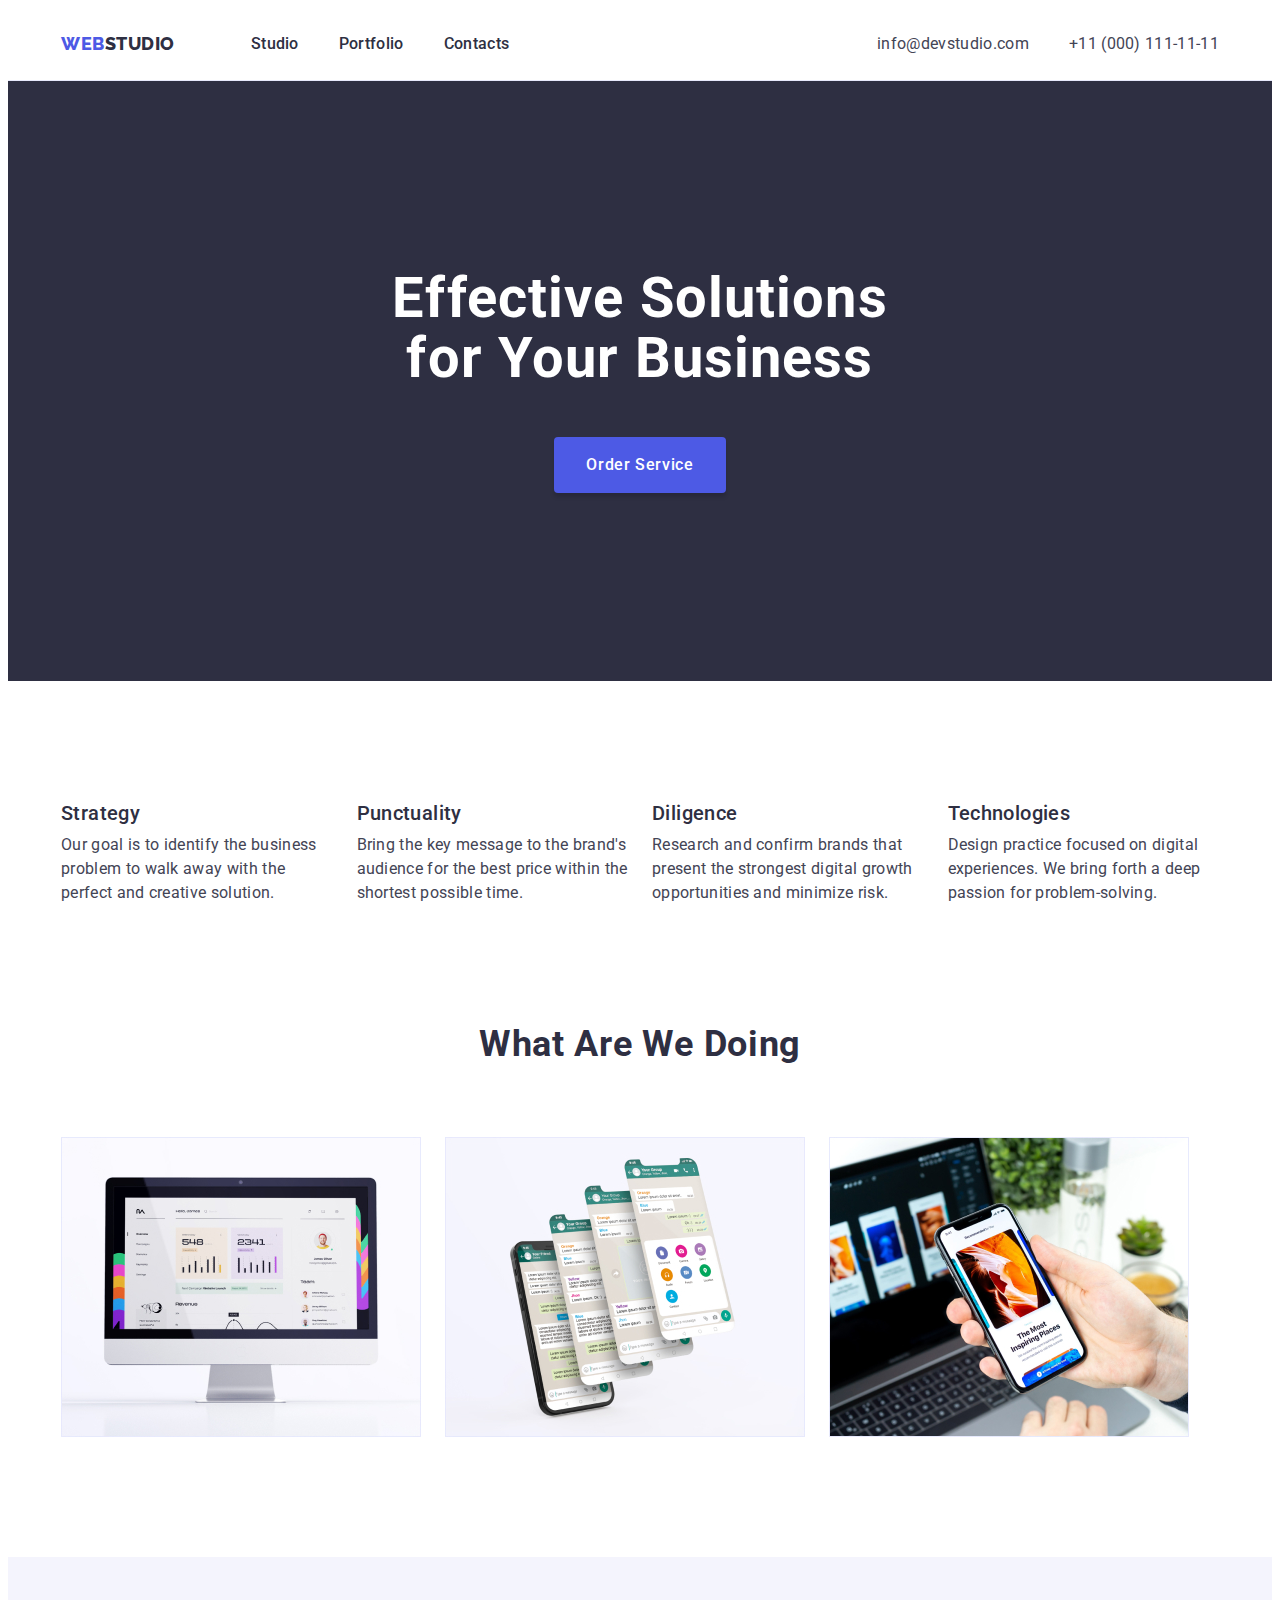
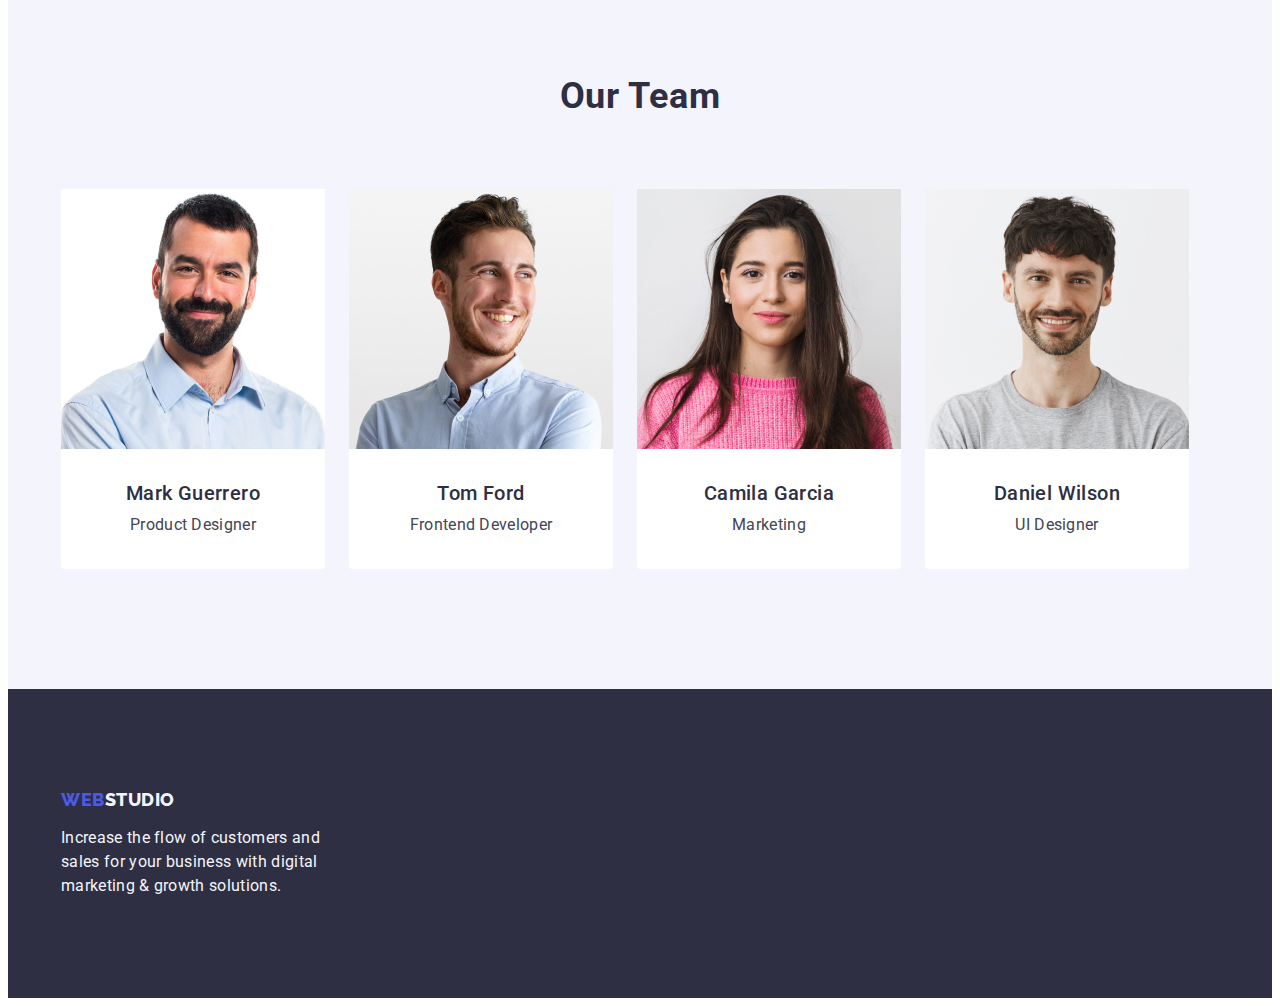
<file: index.html>
<!DOCTYPE html>
<html lang="en">
  <head>
    <meta charset="UTF-8" />
    <meta http-equiv="X-UA-Compatible" content="IE=edge" />
    <meta name="viewport" content="width=device-width, initial-scale=1.0" />
    <title>WebStudio</title>
    <link rel="preconnect" href="https://fonts.googleapis.com" />
    <link rel="preconnect" href="https://fonts.gstatic.com" crossorigin />
    <link
      href="https://fonts.googleapis.com/css2?family=Raleway:wght@800&family=Roboto:wght@400;500;700;900&display=swap"
      rel="stylesheet"
    />
    <link
      rel="stylesheet"
      href="https://cdnjs.cloudflare.com/ajax/libs/modern-normalize/1.1.0/modern-normalize.min.css"
      integrity="sha512-wpPYUAdjBVSE4KJnH1VR1HeZfpl1ub8YT/NKx4PuQ5NmX2tKuGu6U/JRp5y+Y8XG2tV+wKQpNHVUX03MfMFn9Q=="
      crossorigin="anonymous"
      referrerpolicy="no-referrer"
    />
    <link rel="stylesheet" href="./css/styles.css" />
  </head>
  <body>
    <header class="page-header">
      <div class="container header-container">
        <nav class="page-nav">
          <a class="logo link" href="./index.html"
            >Web<span class="second-part-logo-header">Studio</span></a
          >
          <ul class="list menu-header">
            <li><a class="menu-link link" href="./index.html">Studio</a></li>
            <li>
              <a class="menu-link link" href="./portfolio.html">Portfolio</a>
            </li>
            <li><a class="menu-link link" href="">Contacts</a></li>
          </ul>
        </nav>
        <address class="address">
          <ul class="list contact-list">
            <li>
              <a class="contacts link mail" href="mailto:info@devstudio.com"
                >info@devstudio.com</a
              >
            </li>
            <li>
              <a class="contacts link" href="tel:+110001111111"
                >+11 (000) 111-11-11</a
              >
            </li>
          </ul>
        </address>
      </div>
    </header>
    <main>
      <section class="first-section">
        <div class="container">
          <h1 class="page-title">Effective Solutions for Your Business</h1>
          <button class="order-btn" type="button">Order Service</button>
        </div>
      </section>
      <section class="second-section">
        <div class="container">
          <h2 class="hidden-title">our principles</h2>
          <ul class="list second-section-list">
            <li class="item-second-section-list">
              <h3 class="subtitle">Strategy</h3>
              <p class="description">
                Our goal is to identify the business problem to walk away with
                the perfect and creative solution.
              </p>
            </li>
            <li class="item-second-section-list">
              <h3 class="subtitle">Punctuality</h3>
              <p class="description">
                Bring the key message to the brand's audience for the best price
                within the shortest possible time.
              </p>
            </li>
            <li class="item-second-section-list">
              <h3 class="subtitle">Diligence</h3>
              <p class="description">
                Research and confirm brands that present the strongest digital
                growth opportunities and minimize risk.
              </p>
            </li>
            <li class="item-second-section-list">
              <h3 class="subtitle">Technologies</h3>
              <p class="description">
                Design practice focused on digital experiences. We bring forth a
                deep passion for problem-solving.
              </p>
            </li>
          </ul>
        </div>
      </section>
      <section class="third-section">
        <div class="container">
          <h2 class="section-title">What are we doing</h2>
          <ul class="list third-section-list">
            <li class="item-third-section-list">
              <img
                src="./images/image-1.jpg"
                alt="image"
                width="360"
                height="300"
              />
            </li>
            <li class="item-third-section-list">
              <img
                src="./images/image-2.jpg"
                alt="image"
                width="360"
                height="300"
              />
            </li>
            <li class="item-third-section-list">
              <img
                src="./images/image-3.jpg"
                alt="image"
                width="360"
                height="300"
              />
            </li>
          </ul>
        </div>
      </section>
      <section class="last-section">
        <div class="container">
          <h2 class="last-section-title">Our Team</h2>
          <ul class="list last-section-list">
            <li class="first-item">
              <img
                src="./images/mark.jpg"
                alt="Product Designer"
                width="264"
                height="260"
              />
              <div class="employees-list-text-content">
                <h3 class="center-subtitle">Mark Guerrero</h3>
                <p class="center-description">Product Designer</p>
              </div>
            </li>
            <li class="first-item">
              <img
                src="./images/tom.jpg"
                alt="Frontend Developer"
                width="264"
                height="260"
              />
              <div class="employees-list-text-content">
                <h3 class="center-subtitle">Tom Ford</h3>
                <p class="center-description">Frontend Developer</p>
              </div>
            </li>
            <li class="first-item">
              <img
                src="./images/camila.jpg"
                alt="Marketing"
                width="264"
                height="260"
              />
              <div class="employees-list-text-content">
                <h3 class="center-subtitle">Camila Garcia</h3>
                <p class="center-description">Marketing</p>
              </div>
            </li>
            <li class="first-item">
              <img
                src="./images/daniel.jpg"
                alt="UI Designer"
                width="264"
                height="260"
              />
              <div class="employees-list-text-content">
                <h3 class="center-subtitle">Daniel Wilson</h3>
                <p class="center-description">UI Designer</p>
              </div>
            </li>
          </ul>
        </div>
      </section>
    </main>
    <footer class="page-footer">
      <div class="container">
        <a class="logo-footer link" href="./index.html"
          >Web<span class="second-part-logo-footer">Studio</span></a
        >
        <p class="text-footer">
          Increase the flow of customers and sales for your business with
          digital marketing & growth solutions.
        </p>
      </div>
    </footer>
  </body>
</html>
</file>
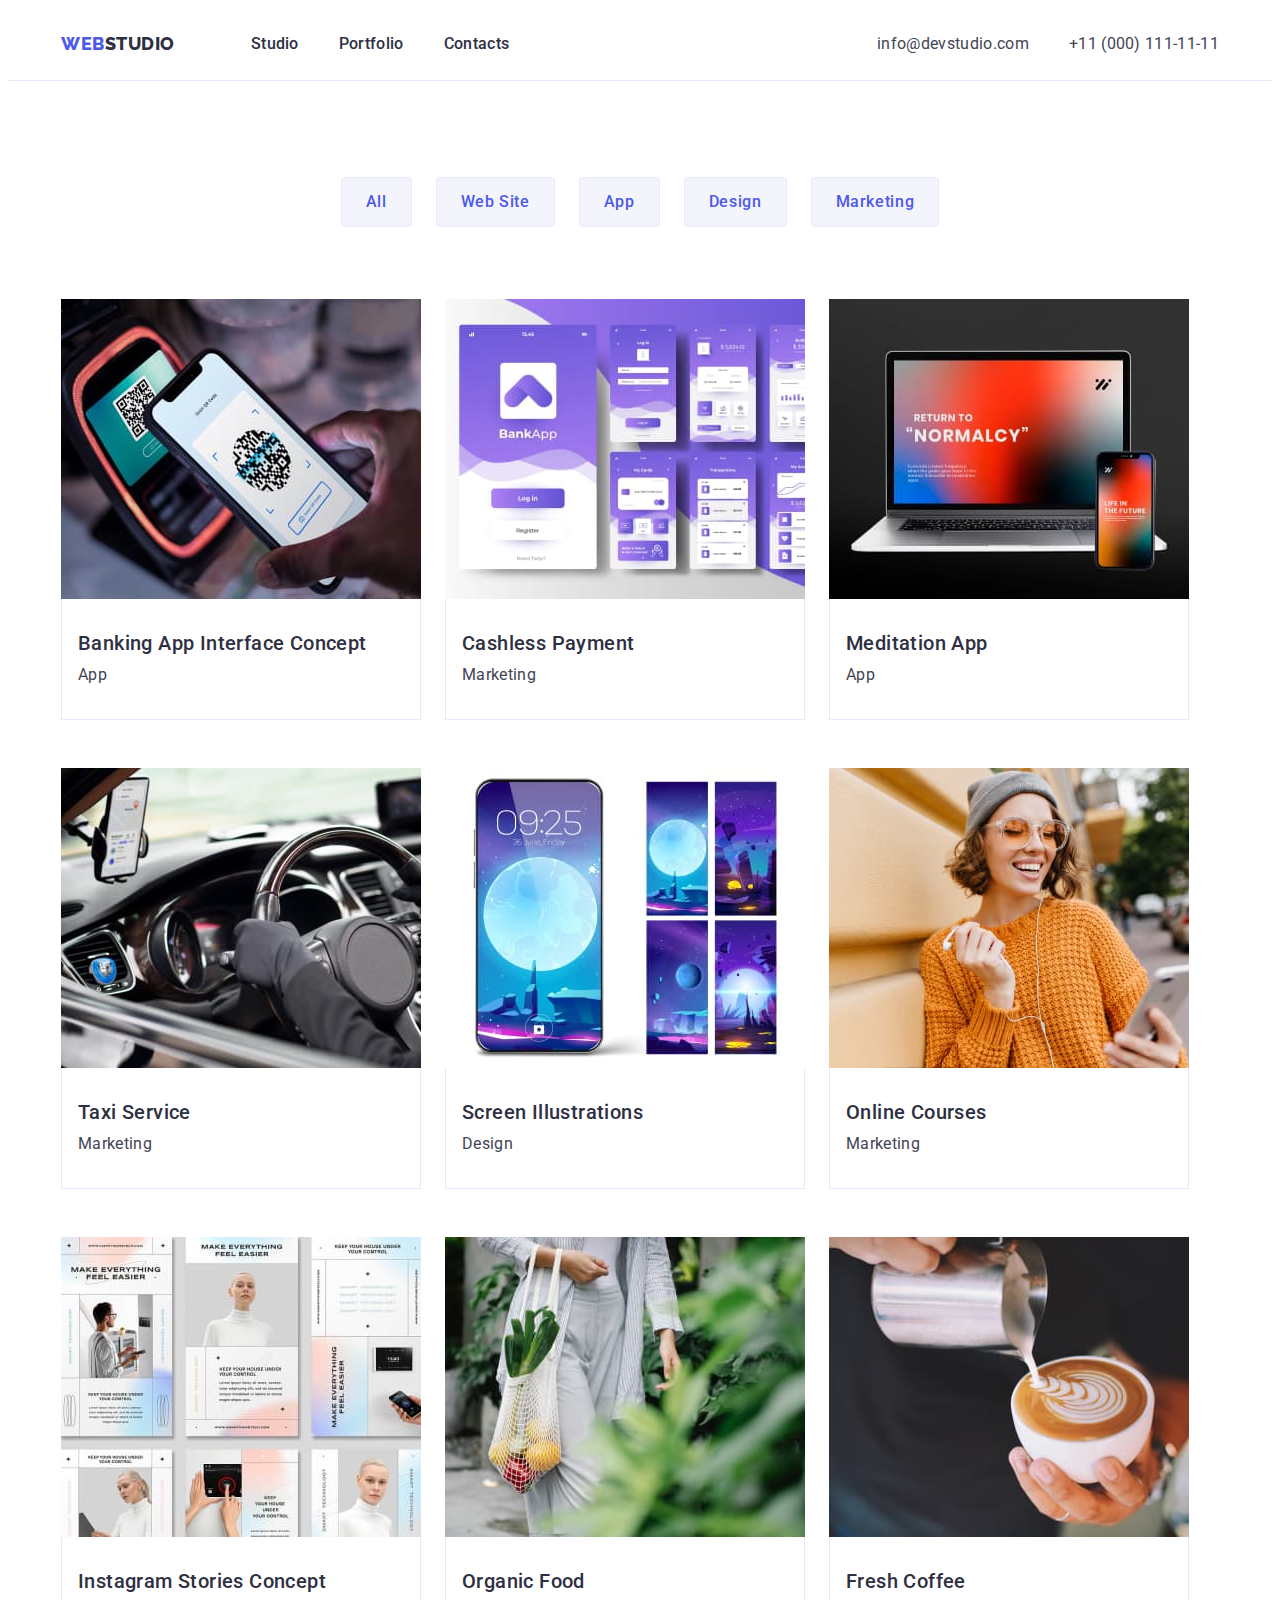
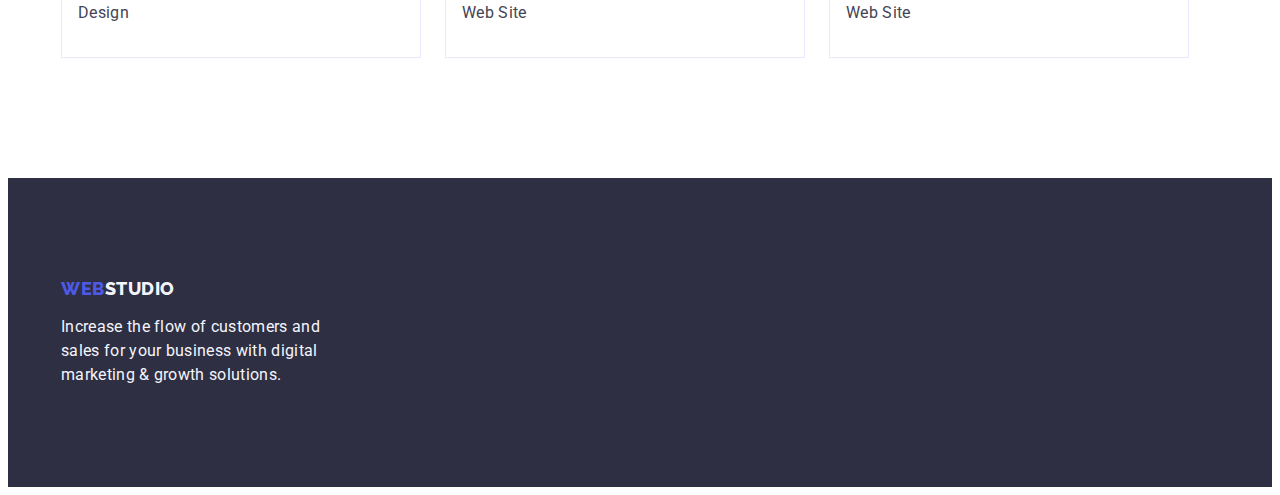
<file: portfolio.html>
<!DOCTYPE html>
<html lang="en">
  <head>
    <meta charset="UTF-8" />
    <meta http-equiv="X-UA-Compatible" content="IE=edge" />
    <meta name="viewport" content="width=device-width, initial-scale=1.0" />
    <title>Portfolio</title>
    <link rel="preconnect" href="https://fonts.googleapis.com" />
    <link rel="preconnect" href="https://fonts.gstatic.com" crossorigin />
    <link
      href="https://fonts.googleapis.com/css2?family=Raleway:wght@800&family=Roboto:wght@400;500;700;900&display=swap"
      rel="stylesheet"
    />
    <link
      rel="stylesheet"
      href="https://cdnjs.cloudflare.com/ajax/libs/modern-normalize/1.1.0/modern-normalize.min.css"
      integrity="sha512-wpPYUAdjBVSE4KJnH1VR1HeZfpl1ub8YT/NKx4PuQ5NmX2tKuGu6U/JRp5y+Y8XG2tV+wKQpNHVUX03MfMFn9Q=="
      crossorigin="anonymous"
      referrerpolicy="no-referrer"
    />
    <link rel="stylesheet" href="./css/styles.css" />
  </head>
  <body>
    <header class="page-header">
      <div class="container header-container">
        <nav class="page-nav">
          <a class="logo link" href="./index.html"
            >Web<span class="second-part-logo-header">Studio</span></a
          >
          <ul class="list menu-header">
            <li><a class="menu-link link" href="./index.html">Studio</a></li>
            <li>
              <a class="menu-link link" href="./portfolio.html">Portfolio</a>
            </li>
            <li><a class="menu-link link" href="">Contacts</a></li>
          </ul>
        </nav>
        <address class="address">
          <ul class="list contact-list">
            <li>
              <a class="contacts link mail" href="mailto:info@devstudio.com"
                >info@devstudio.com</a
              >
            </li>
            <li>
              <a class="contacts link" href="tel:+110001111111"
                >+11 (000) 111-11-11</a
              >
            </li>
          </ul>
        </address>
      </div>
    </header>
    <main>
      <section class="portfolio-section">
        <div class="container">
          <h1 class="hidden-title">Portfolio</h1>
          <ul class="list list-btn">
            <li class="list">
              <button type="button" class="main-button">All</button>
            </li>
            <li class="list">
              <button type="button" class="main-button">Web Site</button>
            </li>
            <li class="list">
              <button type="button" class="main-button">App</button>
            </li>
            <li class="list">
              <button type="button" class="main-button">Design</button>
            </li>
            <li class="list">
              <button type="button" class="main-button">Marketing</button>
            </li>
          </ul>
          <ul class="list link-list">
            <li class="list">
              <a class="link" href="">
                <img src="./images/section-1-image-1.jpg" alt="image" />
                <div class="link-list-container">
                  <h2 class="tittle-link">Banking App Interface Concept</h2>
                  <p class="paragraph-link">App</p>
                </div>
              </a>
            </li>
            <li class="list">
              <a class="link" href=""
                ><img src="./images/section-1-image-2.jpg" alt="image" />
                <div class="link-list-container">
                  <h2 class="tittle-link">Cashless Payment</h2>
                  <p class="paragraph-link">Marketing</p>
                </div></a
              >
            </li>
            <li class="list">
              <a class="link" href=""
                ><img src="./images/section-1-image-3.jpg" alt="image" />
                <div class="link-list-container">
                  <h2 class="tittle-link">Meditation App</h2>
                  <p class="paragraph-link">App</p>
                </div>
              </a>
            </li>
            <li class="list">
              <a class="link" href=""
                ><img src="./images/section-2-image-1.jpg" alt="image" />
                <div class="link-list-container">
                  <h2 class="tittle-link">Taxi Service</h2>
                  <p class="paragraph-link">Marketing</p>
                </div></a
              >
            </li>
            <li class="list">
              <a class="link" href=""
                ><img src="./images/section-2-image-2.jpg" alt="image" />
                <div class="link-list-container">
                  <h2 class="tittle-link">Screen Illustrations</h2>
                  <p class="paragraph-link">Design</p>
                </div></a
              >
            </li>
            <li class="list">
              <a class="link" href=""
                ><img src="./images/section-2-image-3.jpg" alt="image" />
                <div class="link-list-container">
                  <h2 class="tittle-link">Online Courses</h2>
                  <p class="paragraph-link">Marketing</p>
                </div></a
              >
            </li>
            <li class="list">
              <a class="link" href=""
                ><img src="./images/section-3-image-1.jpg" alt="image" />
                <div class="link-list-container">
                  <h2 class="tittle-link">Instagram Stories Concept</h2>
                  <p class="paragraph-link">Design</p>
                </div></a
              >
            </li>
            <li class="list">
              <a class="link" href=""
                ><img src="./images/section-3-image-2.jpg" alt="image" />
                <div class="link-list-container">
                  <h2 class="tittle-link">Organic Food</h2>
                  <p class="paragraph-link">Web Site</p>
                </div></a
              >
            </li>
            <li class="list">
              <a class="link" href=""
                ><img src="./images/section-3-image-3.jpg" alt="image" />
                <div class="link-list-container">
                  <h2 class="tittle-link">Fresh Coffee</h2>
                  <p class="paragraph-link">Web Site</p>
                </div></a
              >
            </li>
          </ul>
        </div>
      </section>
    </main>
    <footer class="page-footer">
      <div class="container">
        <a class="logo-footer link" href="./index.html"
          >Web<span class="second-part-logo-footer">Studio</span></a
        >
        <p class="text-footer">
          Increase the flow of customers and sales for your business with
          digital marketing & growth solutions.
        </p>
      </div>
    </footer>
  </body>
</html>
</file>
<file: css/styles.css>
:root {
  --main-font-family: "Roboto", sans-serif;
  --second-font-famyli: "Raleway", sans-serif;
  --main-color: #2e2f42;
  --secondary-color: #404bbf;
  --btn-hover-focus-title-color: #ffffff;
  --text-second-part-logo-footer-color: #f4f4fd;
  --logo-main-button-color: #4d5ae5;
  --body-color: #434455;
  --main-button-border-color: #e7e9fc;
}
button {
  cursor: pointer;
}
.list {
  list-style: none;
}
.link {
  text-decoration: none;
}
h1,
h2,
h3,
h4,
h5,
h6,
p {
  margin-top: 0;
  margin-bottom: 0;
}
ul,
ol {
  margin-top: 0;
  margin-bottom: 0;
  padding-left: 0;
}
img {
  display: block;
}
.menu-link {
  font-family: var(--main-font-family);
  font-weight: 500;
  font-size: 16px;
  line-height: 1.5;
  letter-spacing: 0.02em;
  display: block;
  padding-top: 24px;
  padding-bottom: 24px;

  color: var(--main-color);
}

.contacts {
  font-family: var(--main-font-family);
  font-weight: 400;
  font-size: 16px;
  line-height: 1.5;
  letter-spacing: 0.02em;

  color: var(--body-color);
}
.contacts:hover,
.contacts:focus {
  color: var(--secondary-color);
}
.text-footer {
  font-family: var(--main-font-family);
  font-weight: 400;
  font-size: 16px;
  line-height: 1.5;
  letter-spacing: 0.02em;
  width: 264px;

  color: var(--text-second-part-logo-footer-color);
}
.page-title {
  font-family: var(--main-font-family);
  font-weight: 700;
  font-size: 56px;
  line-height: 1.07;
  letter-spacing: 0.02em;
  background-color: #2e2f42;
  text-align: center;
  max-width: 496px;
  margin-left: auto;
  margin-right: auto;
  margin-bottom: 48px;
  color: var(--btn-hover-focus-title-color);
}
.subtitle {
  font-family: var(--main-font-family);
  font-weight: 500;
  font-size: 20px;
  line-height: 1.2;
  letter-spacing: 0.02em;
  margin-bottom: 8px;

  color: var(--main-color);
}
.description {
  font-family: var(--main-font-family);
  font-weight: 400;
  font-size: 16px;
  line-height: 1.5;
  letter-spacing: 0.02em;

  color: var(--body-color);
}
.section-title {
  font-family: var(--main-font-family);
  font-weight: 700;
  font-size: 36px;
  line-height: 1.11;
  letter-spacing: 0.02em;
  text-transform: capitalize;
  text-align: center;
  margin-bottom: 72px;
  color: var(--main-color);
}
.center-subtitle {
  font-family: var(--main-font-family);
  font-weight: 500;
  font-size: 20px;
  line-height: 1.2;
  letter-spacing: 0.02em;
  margin-bottom: 8px;
  text-align: center;
  color: var(--main-color);
}
.center-description {
  font-family: var(--main-font-family);
  font-weight: 400;
  font-size: 16px;
  line-height: 1.5;
  letter-spacing: 0.02em;
  text-align: center;

  color: var(--body-color);
}
.logo {
  font-family: var(--second-font-famyli);
  font-weight: 800;
  font-size: 18px;
  line-height: 1.17;
  letter-spacing: 0.03em;
  text-transform: uppercase;
  margin-right: 76px;

  color: var(--logo-main-button-color);
}
.last-section {
  background-color: #f4f4fd;
  padding-top: 120px;
  padding-bottom: 120px;
}
.first-item {
  background-color: #ffffff;
  border-top-left-radius: 0px;
  border-top-right-radius: 0px;
  border-top-right-radius: 4px;
  border-bottom-left-radius: 4px;
}
.page-footer {
  background-color: #2e2f42;
}
.second-part-logo-footer {
  color: var(--text-second-part-logo-footer-color);
}
.second-part-logo-header {
  color: var(--main-color);
}
body {
  color: var(--body-color);
  background-color: #ffffff;
}
.address {
  font-style: normal;
}
.hidden-title {
  position: absolute;
  white-space: nowrap;
  width: 1px;
  height: 1px;
  overflow: hidden;
  border: 0;
  padding: 0;
  clip: rect(0 0 0 0);
  clip-path: inset(50%);
  margin: -1px;
}
.first-section {
  background-color: #2e2f42;
  padding-top: 188px;
  padding-bottom: 188px;
}

.order-btn {
  font-family: var(--main-font-family);
  font-weight: 500;
  font-size: 16px;
  line-height: 1.5;
  letter-spacing: 0.04em;
  background-color: #4d5ae5;
  padding: 16px 32px;
  box-shadow: 0px 4px 4px rgba(0, 0, 0, 0.15);
  border-radius: 4px;
  display: block;
  height: 56px;
  border: none;
  margin-left: auto;
  margin-right: auto;
  min-width: 169px;
  color: var(--btn-hover-focus-title-color);
}
.order-btn:hover {
  color: var(--btn-hover-focus-title-color);
  background-color: #404bbf;
}
.order-btn:focus {
  color: var(--btn-hover-focus-title-color);
  background-color: #404bbf;
}
.tittle-link {
  font-family: var(--main-font-family);
  font-weight: 500;
  font-size: 20px;
  line-height: 1.2;
  letter-spacing: 0.02em;
  margin-bottom: 8px;

  color: var(--main-color);
}
.paragraph-link {
  font-family: var(--main-font-family);
  font-weight: 400;
  font-size: 16px;
  line-height: 1.5;
  letter-spacing: 0.02em;

  color: var(--body-color);
}
.main-button {
  font-family: var(--main-font-family);
  font-size: 16px;
  font-weight: 500;
  line-height: 1.5;
  letter-spacing: 0.04em;
  border-radius: 4px;
  border: 1px solid var(--main-button-border-color);
  align-items: center;
  padding: 12px 24px;

  color: var(--logo-main-button-color);
  background-color: #f4f4fd;
}
.main-button:hover {
  color: var(--btn-hover-focus-title-color);
  background-color: #404bbf;
  border: 1px solid transparent;
}
.main-button:focus {
  color: var(--btn-hover-focus-title-color);
  background-color: #404bbf;
  border: 1px solid transparent;
}
.address {
  font-style: normal;
  margin-left: auto;
}
.header-container {
  display: flex;
  align-items: center;
}

.page-nav {
  display: flex;
  align-items: center;
}

.menu-header {
  display: flex;
  align-items: center;
  gap: 40px;
}

.contact-list {
  display: flex;
  align-items: center;
  gap: 40px;
}

.container {
  width: 1158px;
  margin-left: auto;
  margin-right: auto;
  padding-left: 15px;
  padding-right: 15px;
}

.page-header {
  border-bottom: 1px solid #e7e9fc;
}

.second-section-list {
  display: flex;
  gap: 24px;
}

.second-section {
  padding-top: 120px;
  padding-bottom: 120px;
}

.third-section {
  padding-bottom: 120px;
}
.third-section-list {
  display: flex;
  gap: 24px;
  flex-basis: calc((100% - 24px) / 3);
}

.last-section {
  padding-top: 120px;
  padding-bottom: 120px;
}

.last-section-title {
  font-family: var(--main-font-family);
  font-weight: 700;
  font-size: 36px;
  line-height: 1.11;
  letter-spacing: 0.02em;
  text-transform: capitalize;
  text-align: center;
  margin-bottom: 72px;
  color: var(--main-color);
}

.last-section-list {
  display: flex;
  gap: 24px;
  flex-basis: calc((100% - 24px) / 3);
}

.page-footer {
  padding-top: 100px;
  padding-bottom: 100px;
}
.employees-list-text-content {
  padding-top: 32px;
  padding-bottom: 32px;
  padding-left: 16px;
  padding-right: 16px;
}

.list-btn {
  display: flex;
  gap: 24px;
  justify-content: center;
  margin-bottom: 72px;
}

.link-list {
  display: flex;
  flex-wrap: wrap;
  gap: 48px;
  column-gap: 24px;
}

.link-list-container {
  border: 1px solid #e7e9fc;
  border-top: none;
  padding-top: 32px;
  padding-bottom: 32px;
  padding-left: 16px;
  padding-right: 16px;
}

.portfolio-section {
  padding-top: 96px;
  padding-bottom: 120px;
}

.logo-footer {
  font-family: var(--second-font-famyli);
  font-weight: 800;
  font-size: 18px;
  line-height: 1.17;
  letter-spacing: 0.03em;
  text-transform: uppercase;
  display: inline-block;
  margin-bottom: 16px;
  color: var(--logo-main-button-color);
}

.item-second-section-list {
  flex-basis: calc((100% - 72px) / 4);
}

.first-item {
  border-radius: 0px 0px 4px 4px;
}
</file>
